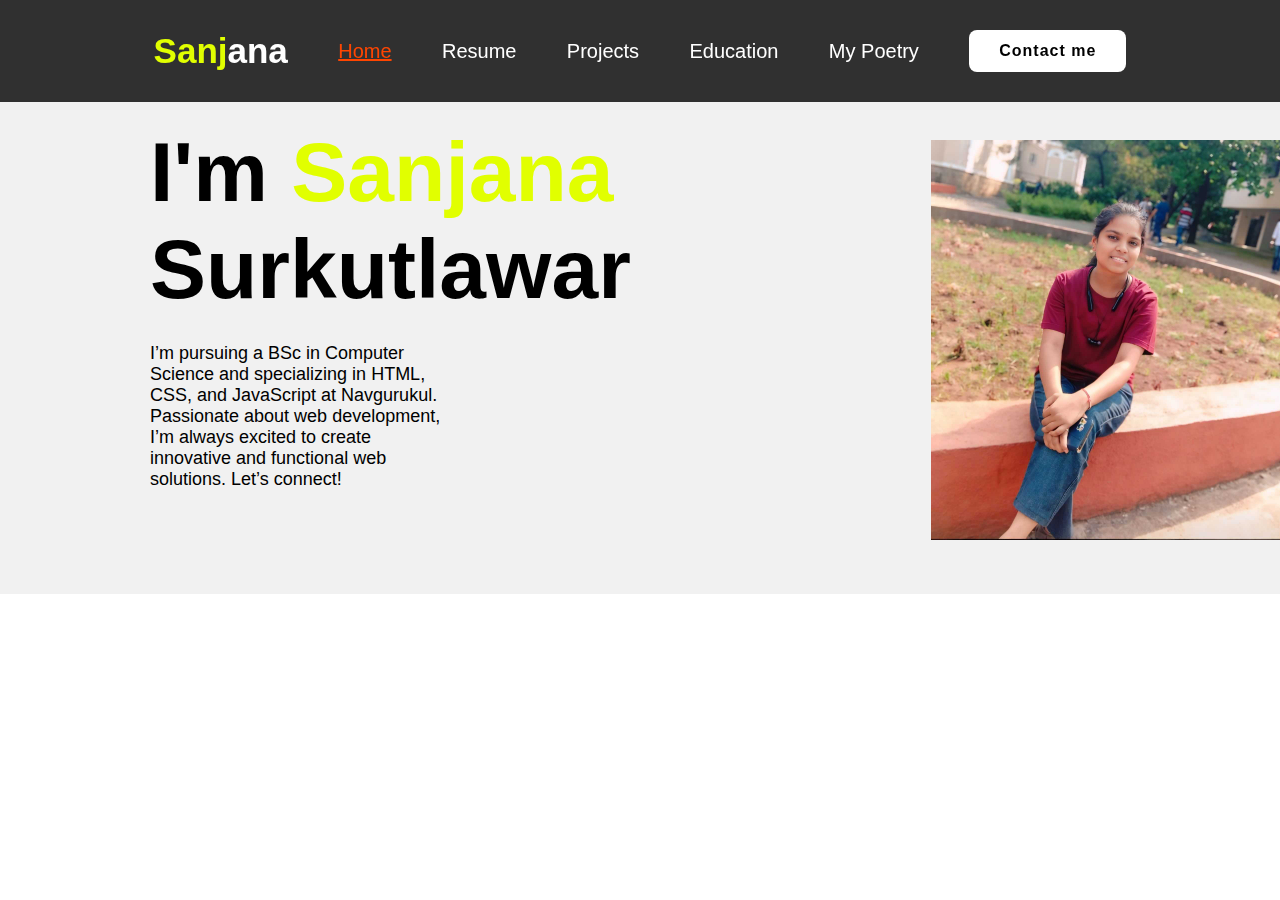
<file: portfoolio/index.html>
<!DOCTYPE html>
<html lang="en">
<head> 
    <meta charset="UTF-8">
    <meta name="viewport" content="width=device-width, initial-scale=1.0">
    <title>portfolio</title>
    <link rel="stylesheet" href="style.css">
</head>
<body>
    <header class="header">
        <a href="#"class="logo" style="font-size: 35px;"><span>Sanj</span>ana</a> 
        <a class="links portfolio" href="#">Home</a>
        <a class="links" href="https://drive.google.com/file/d/1i_HO-3vnQrMK_bW6nbQ-ULLj6csiCB9j/view?usp=sharing">Resume</a>
        <a href="project.html" class="links"  >Projects</a>
        <a class="links"href="education.html" >Education</a>
        <a href="project.html" class="links"  >My Poetry</a>
        <a href="contact.html" class="contact">Contact me</a>
    </header>
</header>

<section class="home">
    <div class="home-content">
        
        <h1>I'm <span>Sanjana<br></span>Surkutlawar</h1>

        <p>I’m pursuing a BSc in Computer Science and specializing in HTML, CSS, and JavaScript at Navgurukul.
        Passionate about web development, I’m always excited to create innovative and functional web solutions.
        Let’s connect!</p>
            
    </div>
    <div class="image-container">
        <img src="WhatsApp Image 2024-08-19 at 22.22.22_7da7eeff.jpg"  height="400px" alt="Sanjana Surkutlawar" class="profile-image">
    </div>
</section>
</body>
</html>
</file>
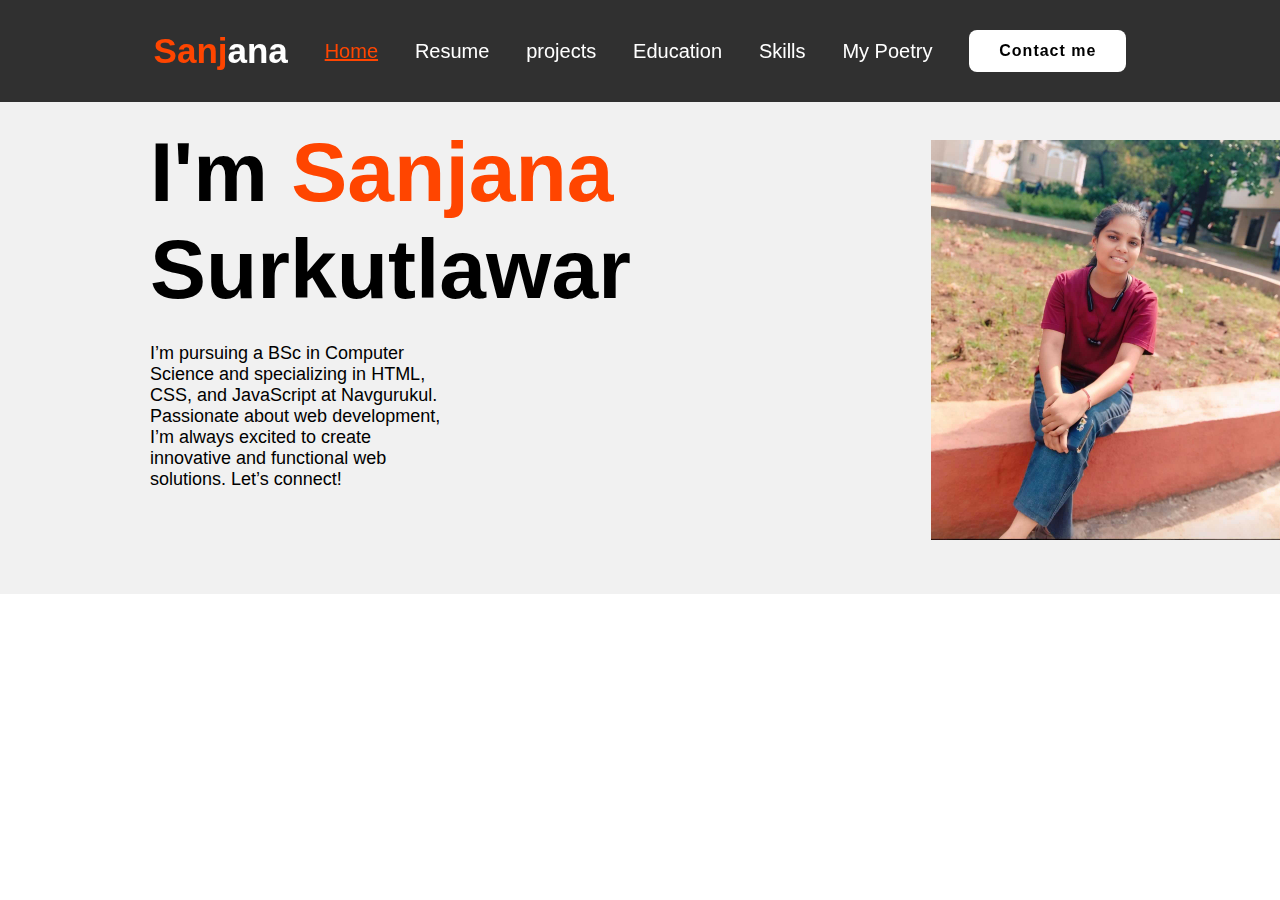
<file: portfoolio/portfoolio/index.html>
<!DOCTYPE html>
<html lang="en">
<head> 
    <meta charset="UTF-8">
    <meta name="viewport" content="width=device-width, initial-scale=1.0">
    <title>portfolio</title>
    <link rel="stylesheet" href="style.css">
</head>
<body>
    <header class="header">
        <a href="#"class="logo" style="font-size: 35px;"><span>Sanj</span>ana</a> 
        <a class="links portfolio" href="#">Home</a>
        <a class="links" href="https://drive.google.com/file/d/11zDOoGO5l0twTQqnan-JvinoFTn1mMjR/view?usp=sharing">Resume</a>
        <a href="project.html" class="links"  >projects</a>
        <a class="links"href="education.html" >Education</a>
        <a class="links"href="skill.html" >Skills</a>
        <a href="poetry.html" class="links">My Poetry</a>
        <a href="contact.html" class="contact">Contact me</a>
       
    </header>
</header>

<section class="home">
    <div class="home-content">
        
        <h1>I'm <span>Sanjana<br></span>Surkutlawar</h1>

        <p>I’m pursuing a BSc in Computer Science and specializing in HTML, CSS, and JavaScript at Navgurukul.
             Passionate about web development, I’m always excited to create innovative and functional web solutions. Let’s connect!

        </p>
            
    </div>
    <div class="image-container">
        <img src="WhatsApp Image 2024-08-19 at 22.22.22_7da7eeff.jpg"  height="400px" alt="Sanjana Surkutlawar" class="profile-image">
    </div>
</section>
</body>
</html>
</file>
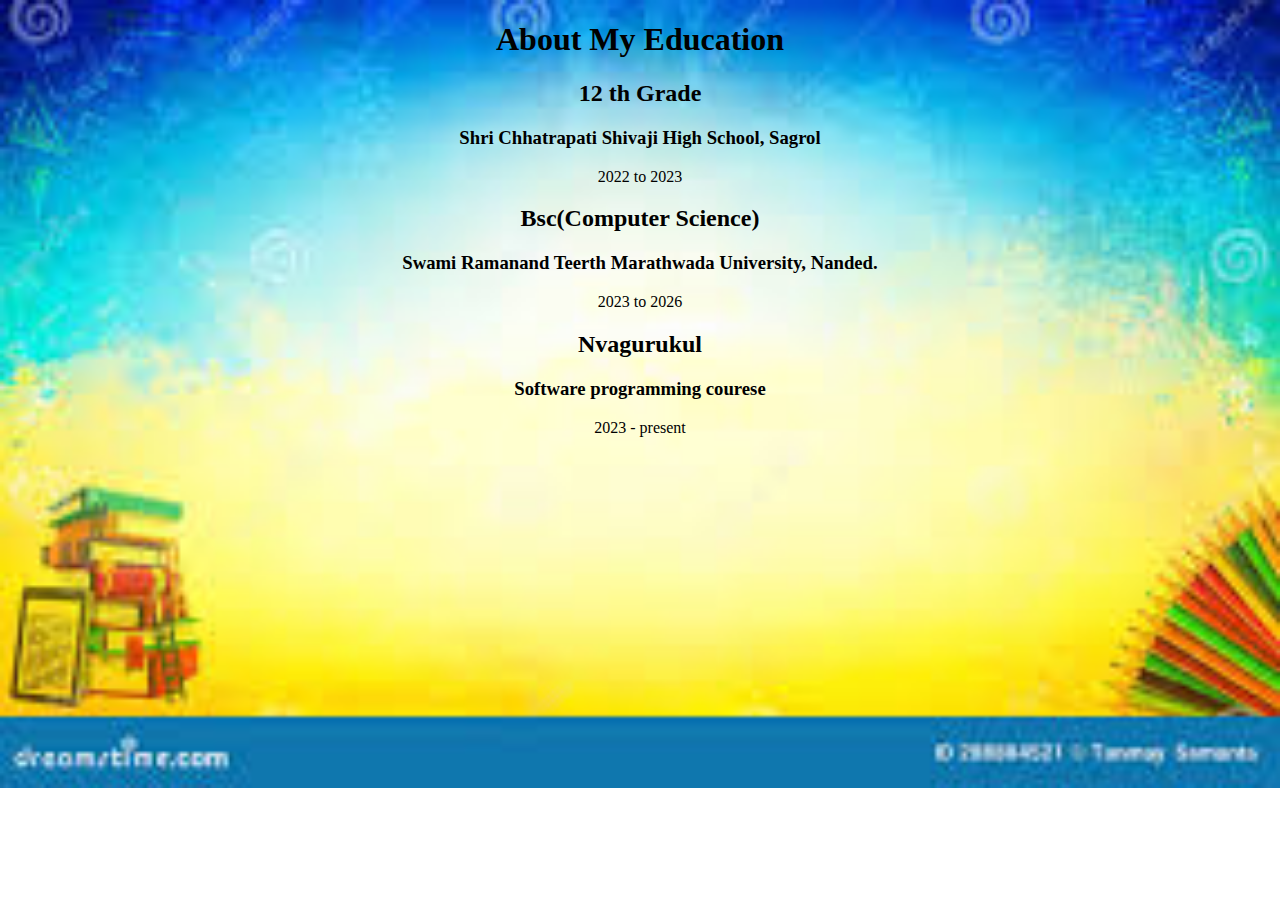
<file: portfoolio/education.html>
<!DOCTYPE html>
<html lang="en">
<head>
    <meta charset="UTF-8">
    <meta name="viewport" content="width=device-width, initial-scale=1.0">
    <title>Education</title>
    <link rel="stylesheet" href="education.css">
</head>
<body>
     <h1 align="center">About My Education</h1>
     <h2>12 th Grade</h2>
     <h3> Shri Chhatrapati Shivaji High School, Sagrol</h3>
     <p>2022 to 2023<p>

    <h2 align="center">Bsc(Computer Science)</h2>
    <h3 align="center">Swami Ramanand Teerth Marathwada University, Nanded.</h3>
    <p>2023 to 2026<p>

     <h2 align="center">Nvagurukul</h2>
     <h3 align="center">Software programming courese </h3>
     
     <p> 2023 -  present</p>
</body>
</html>
</file>
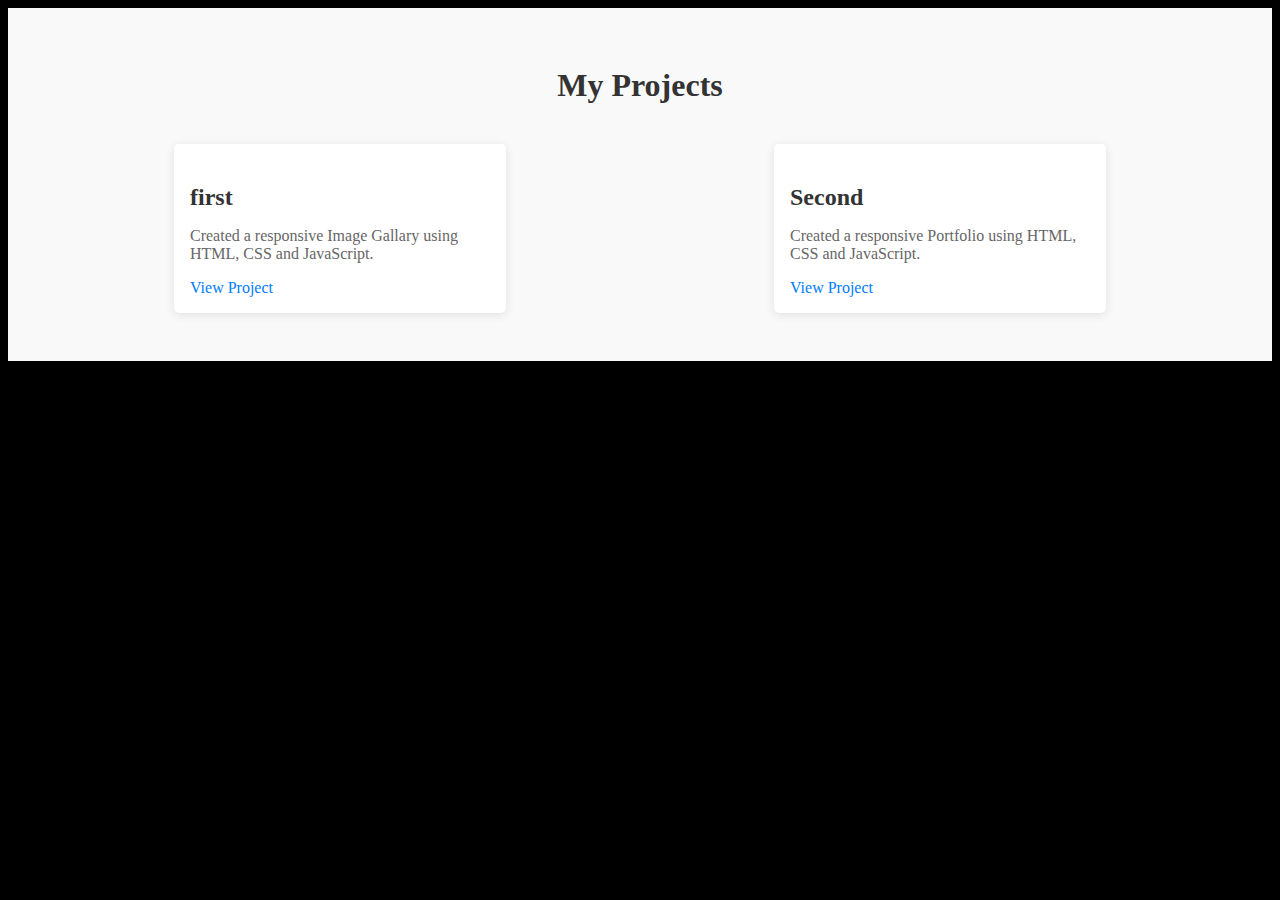
<file: portfoolio/project.html>
<!DOCTYPE html>
<html lang="en">
<head>
    <meta charset="UTF-8">
    <meta name="viewport" content="width=device-width, initial-scale=1.0">
    <title>Document</title>
    <link rel="stylesheet" href="./project.css">
</head>
<body>
    <!-- Projects Section -->
<section id="projects">
    <h2>My Projects</h2>
    <div class="projects-container">
        <!-- Project 1 -->
        <div class="project-item">
            <h3>first</h3>
            <p>Created a responsive Image Gallary  using HTML, CSS and JavaScript.</p>
            <a href="https://sanjana3520.github.io/Gallary-Image-1/" target="_blank">View Project</a>
            <!-- <a href="https://github.com/snehaMathpati/swiggy2" target="_blank">Source Code</a> -->
        </div>

        <!-- project-2 -->
        <div class="project-item">
            <h3>Second</h3>
            <p>Created a responsive Portfolio  using HTML, CSS and JavaScript.</p>
            <a href="https://sanjana3520.github.io/Portfolio/" target="_blank">View Project</a>
            <!-- <a href="https://github.com/snehaMathpati/swiggy2" target="_blank">Source Code</a> -->
        </div>

        
        
    </div>
</section>

</body>
</html>
</file>
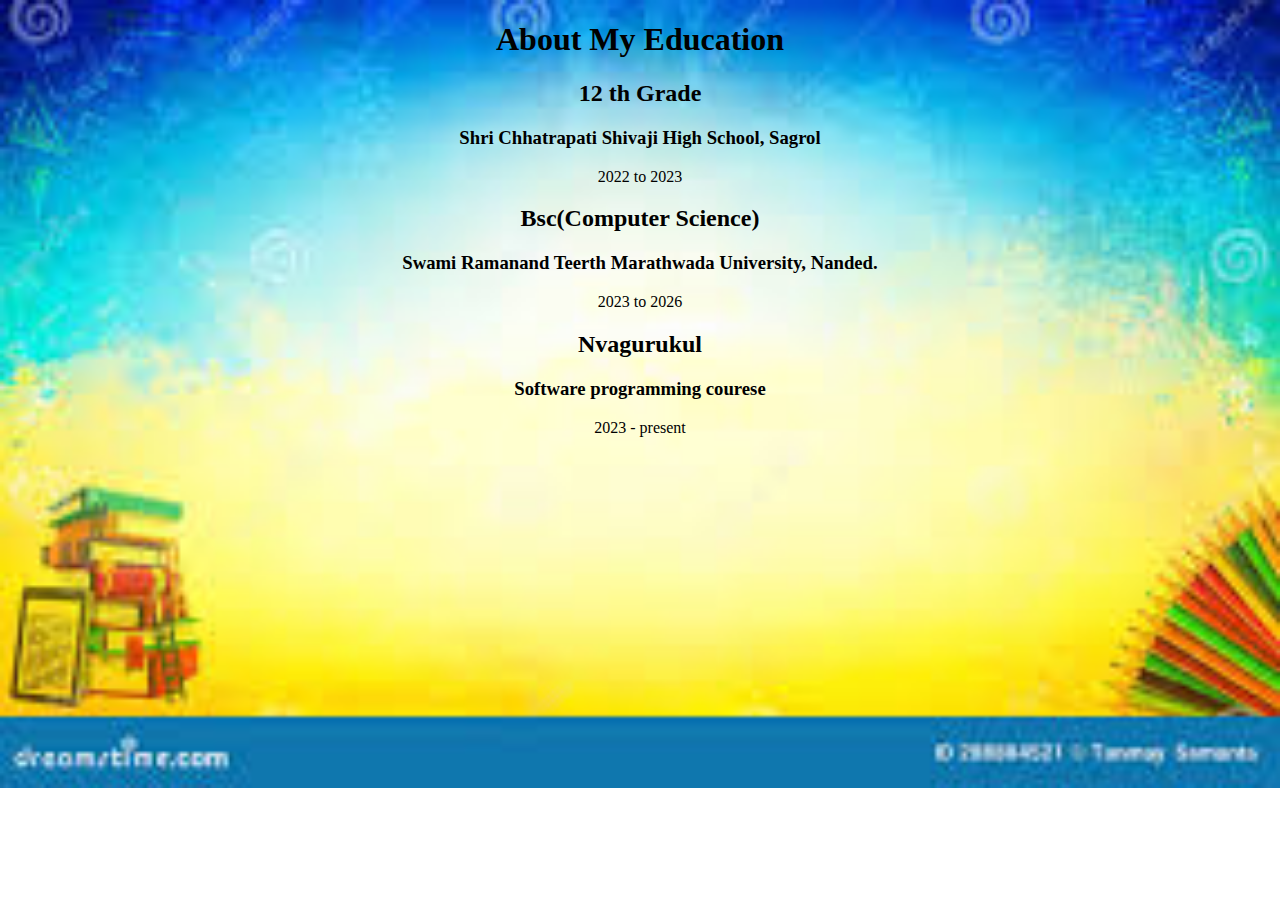
<file: portfoolio/portfoolio/education.html>
<!DOCTYPE html>
<html lang="en">
<head>
    <meta charset="UTF-8">
    <meta name="viewport" content="width=device-width, initial-scale=1.0">
    <title>Education</title>
    <link rel="stylesheet" href="education.css">
</head>
<body>
    <h1 align="center">About My Education</h1>
<h2>12 th Grade</h2>
<h3> Shri Chhatrapati Shivaji High School, Sagrol</h3>
<p>2022 to 2023<p>

    <h2 align="center">Bsc(Computer Science)</h2>
    <h3 align="center">Swami Ramanand Teerth Marathwada University, Nanded.</h3>
    <p>2023 to 2026<p>

     <h2 align="center">Nvagurukul</h2>
     <h3 align="center">Software programming courese </h3>
     <p> 2023 -  present</p>
</body>
</html>
</file>
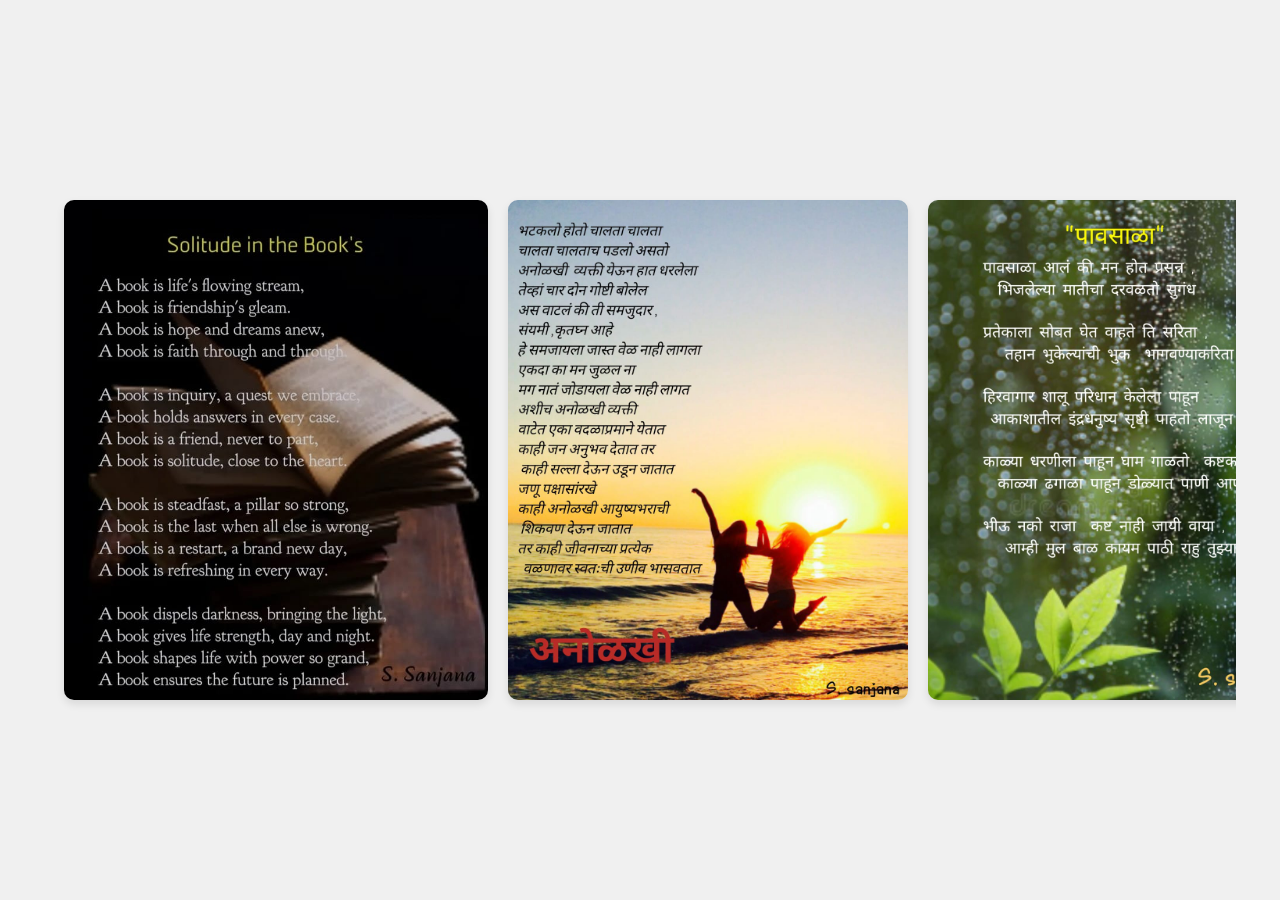
<file: portfoolio/portfoolio/poem.html>
<!DOCTYPE html>
<html lang="en">
<head>
    <meta charset="UTF-8">
    <meta name="viewport" content="width=device-width, initial-scale=1.0">
    <title>Document</title>
    <style>
        body {
            margin: 0;
            display: flex;
            justify-content: center;
            align-items: center;
            height: 100vh;
            background-color: #f0f0f0;
        }

        .image-container {
            display: flex;
            gap: 20px;
            overflow-x: auto; /* Enables horizontal scrolling */
            padding: 20px;
            max-width: 90vw; /* Limits the width of the container */
        }

        .image-container img {
            height: 500px;
            width: 700px;
            object-fit: cover; /* Ensures the image covers the entire area without distorting */
            border-radius: 10px;
            box-shadow: 0 4px 8px rgba(0, 0, 0, 0.1);
        }

        /* Optional: Hide scrollbar for a cleaner look */
        .image-container::-webkit-scrollbar {
            display: none;
        }

        .image-container {
            -ms-overflow-style: none;  /* IE and Edge */
            scrollbar-width: none;  /* Firefox */
        }
    </style>
</head>
<body>
    <div class="image-container">
        <img src="/Poem1.jpg" class="one">
        <img src="/poem2.jpg" class="two">
        <img src="/poem3.jpg" class="three">
        <img src="/poem4.jpg" class="four">
    </div>
</body>
</html>
</file>
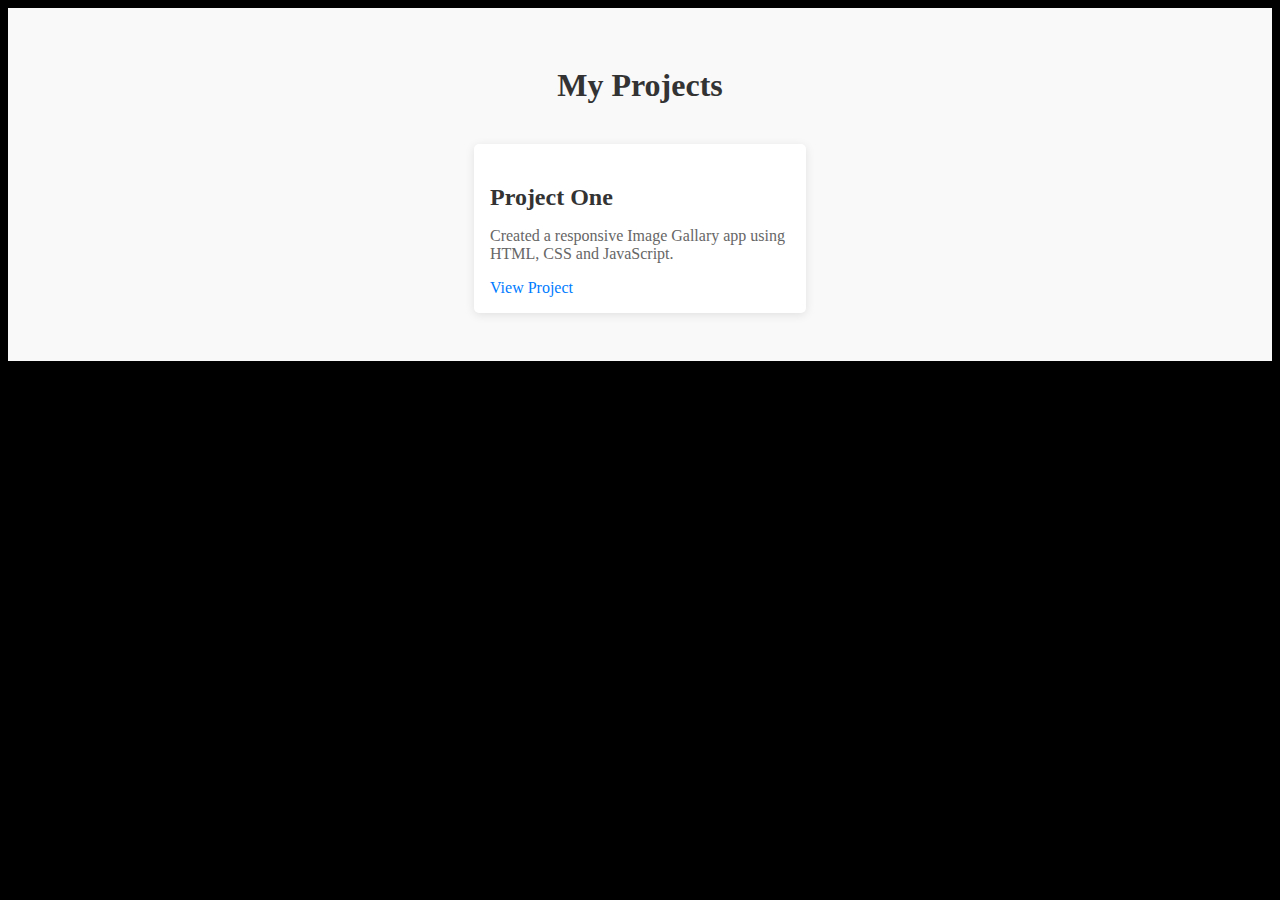
<file: portfoolio/portfoolio/project.html>
<!DOCTYPE html>
<html lang="en">
<head>
    <meta charset="UTF-8">
    <meta name="viewport" content="width=device-width, initial-scale=1.0">
    <title>Document</title>
    <link rel="stylesheet" href="./project.css">
</head>
<body>
    <!-- Projects Section -->
<section id="projects">
    <h2>My Projects</h2>
    <div class="projects-container">
        <!-- Project 1 -->
        <div class="project-item">
            <h3>Project One</h3>
            <p>Created a responsive Image Gallary app using HTML, CSS and JavaScript.</p>
            <a href="https://sanjana3520.github.io/Gallary-Image-1/" target="_blank">View Project</a>
            <!-- <a href="https://github.com/snehaMathpati/swiggy2" target="_blank">Source Code</a> -->
        </div>

        
        
    </div>
</section>

</body>
</html>
</file>
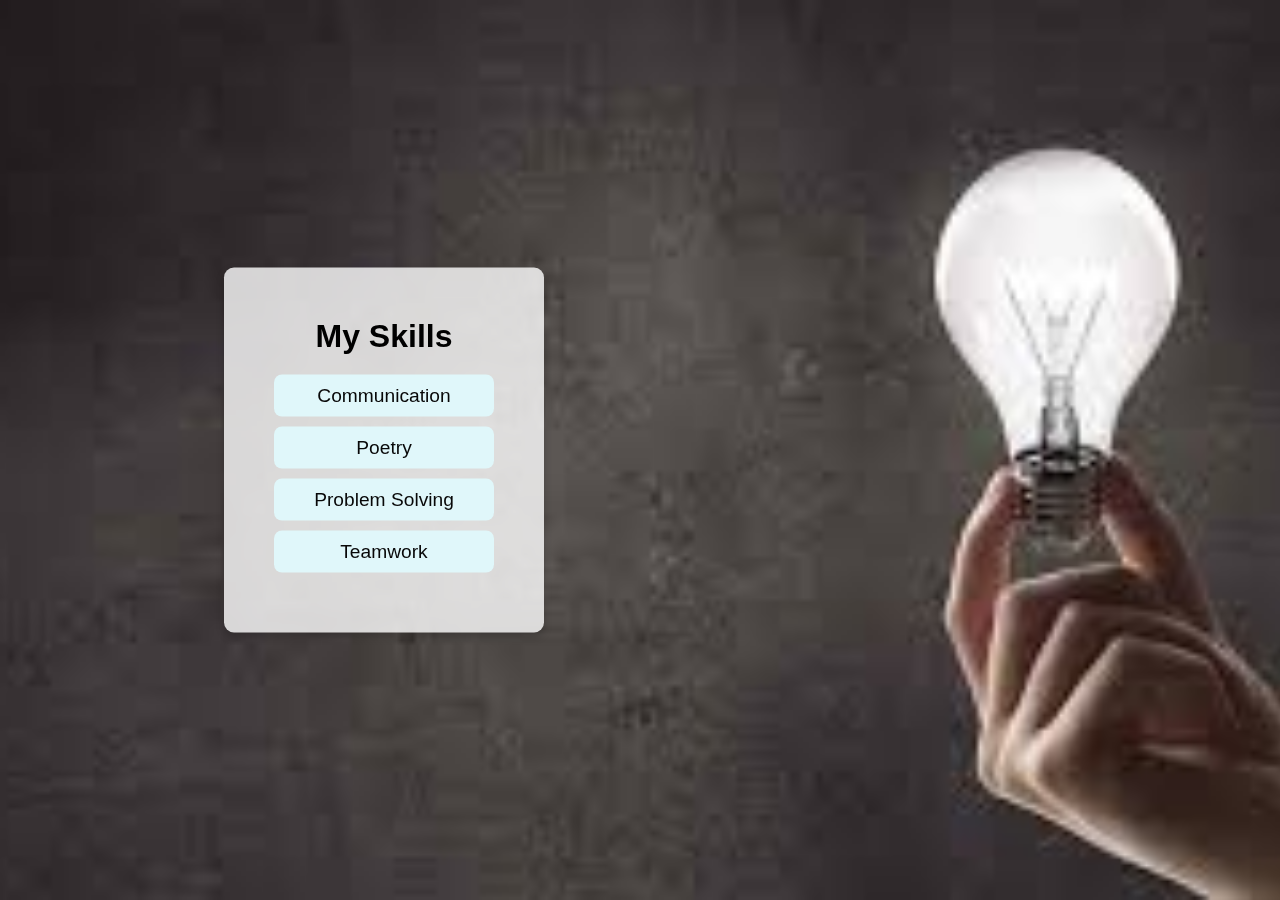
<file: portfoolio/portfoolio/skill.html>
<!DOCTYPE html>
<html lang="en">
<head>
    <meta charset="UTF-8">
    <meta name="viewport" content="width=device-width, initial-scale=1.0">
    <title>Skills</title>
    <style>
        *{
            margin: 0;
            padding: 0;
        }
        /* Ensure the background covers the whole page */
        html, body {
            /* height: 100%; */
            margin: 0;
            padding: 0;
            font-family: Arial, sans-serif;
            /* background-color: #f0f8ff; Light blue background */
            color: #333;
            background-image: url(/s.jpeg);
            background-size: cover; /* Ensures the background image covers the whole page */
            background-repeat: no-repeat; /* Prevents the background image from repeating */
            background-position: center; /* Centers the background image */
            /* margin-left: 500px; */
            background-image: fixed;
            background-size: cover;
            background-attachment: fixed; /* This fixes the background image */
}

        

.skills-section {
    padding: 50px;
    text-align: center;
    position: fixed; /* Fixes the position of the skills section */
    top: 50%; /* Aligns the section vertically in the center */
    left: 30%; /* Aligns the section horizontally in the center */
    transform: translate(-50%, -50%); /* Centers the section */
    background-color: rgba(255, 255, 255, 0.8); /* Optional: Adds a semi-transparent background */
    border-radius: 10px; /* Optional: Adds rounded corners */
    box-shadow: 0 4px 8px rgba(0, 0, 0, 0.2); 
    margin-right: 1000px;
        }

    .skills-section h2 {
            font-size: 2rem;
            margin-bottom: 20px;
        }

        .skills-list {
            list-style-type: none;
            padding: 0;
            margin: 0;
        }

        .skill-item {
            font-size: 1.2rem;
            margin: 10px 0;
            padding: 10px;
            border-radius: 8px;
            background-color: #e0f7fa; /* Light cyan background for skills */
            color: #080808; /* Dark cyan text color */
            width: 200px;
            margin-left: auto;
            margin-right: auto;
            transition: background-color 0.3s ease;
        }

        .skill-item:hover {
            background-color:crimson ; /* Lighter cyan on hover */
        }
    </style>
</head>
<body>
    <section class="skills-section">
        <h2 style="color:black;">My Skills</h2>
        <ul class="skills-list">
            <li class="skill-item">Communication</li>
            <li class="skill-item">Poetry</li>
            <li class="skill-item">Problem Solving</li>
            <li class="skill-item">Teamwork</li>
        </ul>
    </section>
</body>
</html>
</file>
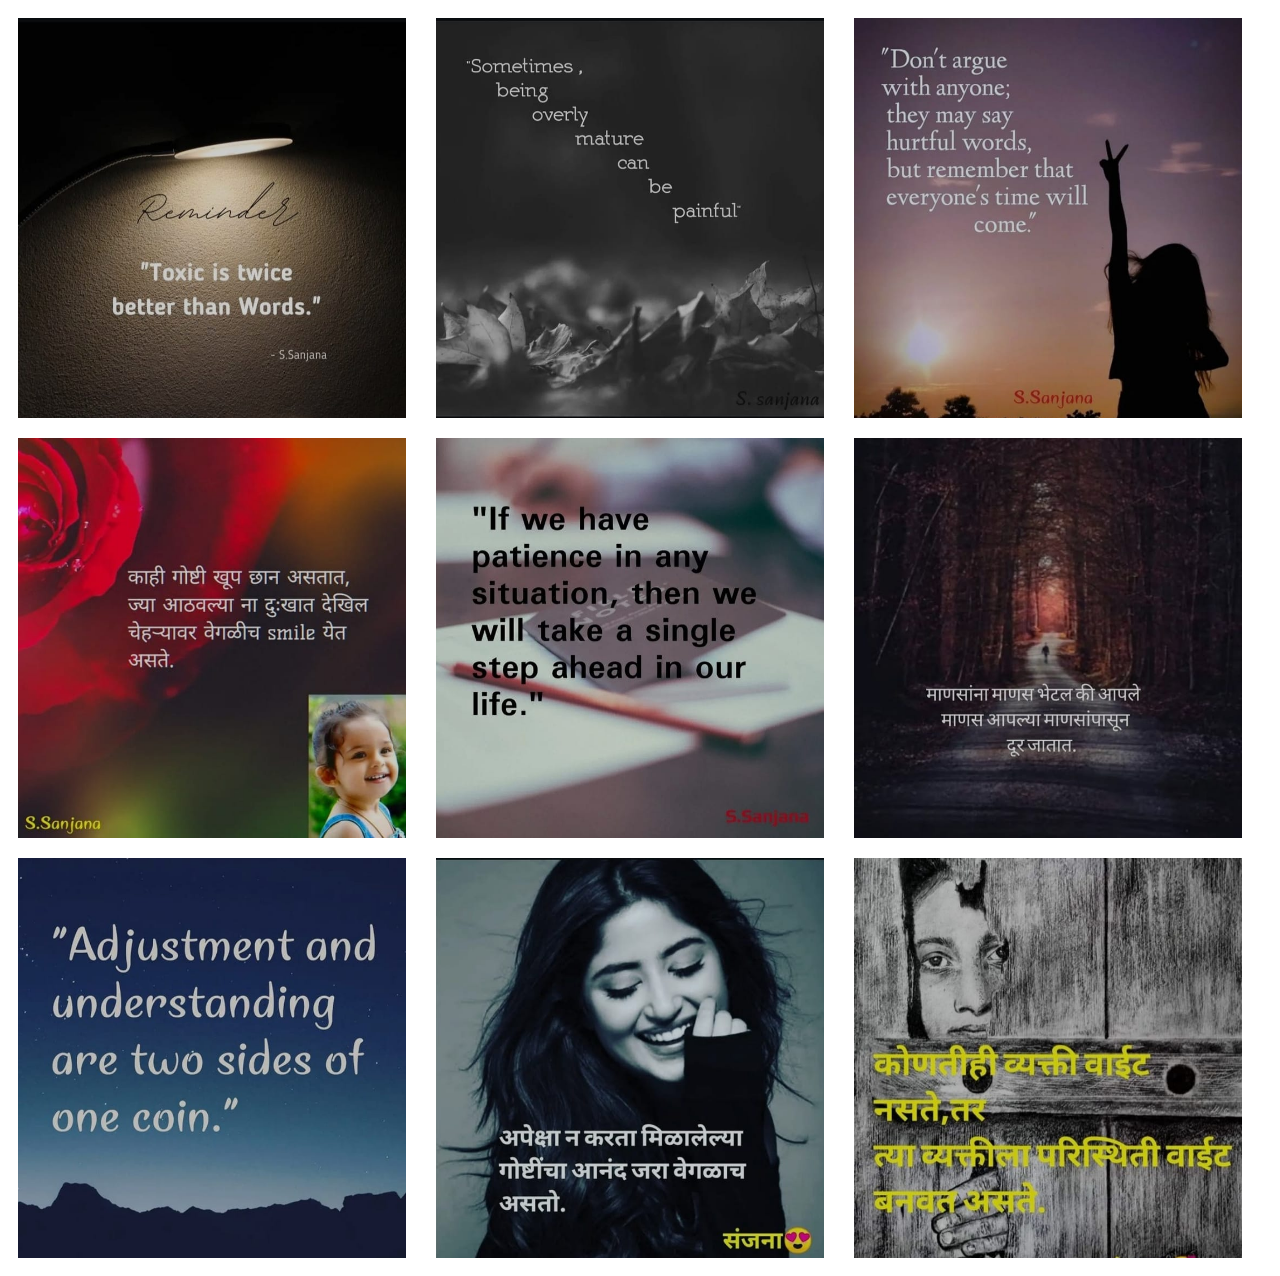
<file: portfoolio/portfoolio/thought.html>
<!DOCTYPE html>
<html lang="en">
<head>
    <meta charset="UTF-8">
    <meta name="viewport" content="width=device-width, initial-scale=1.0">
    <title>Document</title>
    <style>
        .gallery {
            display: grid;
            grid-template-columns: repeat(3, 1fr); /* Create 3 columns */
            grid-gap: 10px; /* Space between images */
            padding: 10px;
        }
        .gallery1 {
            display: grid;
            grid-template-columns: repeat(3, 1fr); /* Create 3 columns */
            grid-gap: 10px; /* Space between images */
            padding: 10px;
        }
        .gallery2 {
            display: grid;
            grid-template-columns: repeat(3, 1fr); /* Create 3 columns */
            grid-gap: 10px; /* Space between images */
            padding: 10px;
        }
        .gallery img {
            height: 400px; /* Set height for each image */
            width: 95%; /* Make images responsive to the container */
            object-fit: cover; /* Make sure images cover the box */
        }
        .gallery1 img {
            height: 400px; /* Set height for each image */
            width: 95%; /* Make images responsive to the container */
            object-fit: cover; /* Make sure images cover the box */
        }
        .gallery2 img {
            height: 400px; /* Set height for each image */
            width: 95%; /* Make images responsive to the container */
            object-fit: cover; /* Make sure images cover the box */
        }
        .nav-buttons {
            margin: 20px 0;
            text-align: center;
        }
        .nav-buttons button {
            padding: 10px 20px;
            margin: 0 10px;
            border: none;
            background-color: #007BFF;
            color: white;
            font-size: 16px;
            cursor: pointer;
        }
        .nav-buttons button:hover {
            background-color: #0056b3;
        }
    </style>
</head>
<body>
    <div class="gallery">
        <img src="sanja1.jpg" alt="Thought 4">
        <img src="sanjaa2.jpg" alt="Thought 2">
        <img src="sanjaa4.jpg" alt="Thought 1">
    </div>
    <div class="gallery1">
        <img src="sanjaa5.jpg" alt="Thought 4">
        <img src="sanjaa3.jpg" alt="Thought 5">
        <img src="sanjaa6.jpg" alt="Thought 6">
    </div>
    <div class="gallery2">
        <img src="sanjaa7.jpg" alt="Thought 7">
        <img src="sanjaa8.jpg" alt="Thought 8">
        <img src="sanjaa9.jpg" alt="Thought 9">
    </div>
    </div>
    

</body>
</html>
</file>
<file: portfoolio/style.css>
*{
    margin: 0;
    padding: 0;
    box-sizing: border-box;
    font-family: 'poppins',sans-serif;
    text-decoration: none;
    list-style: none;
    /* background-color: black; */
    
}
.header{
    position: fixed;
    top: 0;
    left: 0;
    width: 100%;
    padding: 30px 12%;
    background:rgba(0, 0, 0, 0.8);
    backdrop-filter:blur(10px);
    display: flex;
    justify-content:space-between;
    align-items:center;
    z-index: 100;
    transition: 0.3s ease;
}
.logo{
    font-size: 35px;
    color:white;
    font-weight: 600;
    transition: 0.3s ease;
    margin-top: 0;

}
.logo:hover{
    color:rgb(229, 255, 0);
    text-shadow:0 0 25px rgb(221, 255, 0),
                0 0 50px orangered;
    transform: scale(1.1);               
}
span{
    color: rgb(225, 255, 0);
}
.navbar a{
    font-size: 18px;
    color: white;
    font-weight: 500;
    margin: 0 20px;
    border-bottom: 3px solid transparent;
    transition: 0.3s ease;

} 
.navbar a:hover,
.navbar a.active{
    color: orangered;
    border-bottom: 3px solid orangered;
}
.contact{
    padding: 10px 28px;
    background-color: white;
    color: black;
    border: 2px solid transparent;
    border-radius: 8px;
    font-size: 16px;
    letter-spacing: 1px;
    font-weight: 600;
    transition: 0.3s ease;
}
.contact:hover{
    background-color: orangered;
    /* box-shadow: 0 0 25px orangered; */
    color: white;     
}
.home{
    /* width: 100%;
    min-height: 50vh; */
    background:rgb(241, 241, 241);
    display: flex;
    align-items: center;
    position: relative;
    top: 0px;
    /* gap: 7em; */
    padding: 50px;
}
.home-content{
    font-size: 42px;
    margin-left: 100px;
    margin-top: 50px;
    
}
.home-content2{
    font-size: 35px;
}
.home-content p{
    width: 300px;
    font-size: 18px;
    margin: 25px 0 30px;
}
.btn-1:hover{
        background-color: orangered;
        /* box-shadow: 0 0 25px orangered; */
        color: white;     
}
.btn-1{
    padding: 5px 15px;
    border-radius: 3px;
    /* border: none; */
}
.about-content p{
    color: white;
    font-size: 20px;
    margin: 2em 0 3em;
}
.links{
    color: white;
    text-decoration: none;
    font-size: 20px;
}

.links:hover{
    text-decoration: underline;
    color: orangered;
}
.portfolio{
    color: orangered;
    text-decoration: underline;
}
.profile-image{
    margin-left: 300px;
    /* background: center; */
    margin-top: 90px;

}
/* .home-content{
    margin-top: 50px;
} */
</file>
<file: portfoolio/portfoolio/style.css>
*{
    margin: 0;
    padding: 0;
    box-sizing: border-box;
    font-family: 'poppins',sans-serif;
    text-decoration: none;
    list-style: none;
    /* background-image: url(background.jpg); */
    
}
.header{
    position: fixed;
    top: 0;
    left: 0;
    width: 100%;
    padding: 30px 12%;
    background:rgba(0, 0, 0, 0.8);
    backdrop-filter:blur(10px);
    display: flex;
    justify-content:space-between;
    align-items:center;
    z-index: 100;
    transition: 0.3s ease;
}
.logo{
    font-size: 35px;
    color:white;
    font-weight: 600;
    transition: 0.3s ease;
    margin-top: 0;

}
.logo:hover{
    color:orangered;
    text-shadow:0 0 25px orangered,
                0 0 50px orangered;
    transform: scale(1.1);               
}
span{
    color: orangered;
}
.navbar a{
    font-size: 18px;
    color: white;
    font-weight: 500;
    margin: 0 20px;
    border-bottom: 3px solid transparent;
    transition: 0.3s ease;

} 
.navbar a:hover,
.navbar a.active{
    color: orangered;
    border-bottom: 3px solid orangered;
}
.contact{
    padding: 10px 28px;
    background-color: white;
    color: black;
    border: 2px solid transparent;
    border-radius: 8px;
    font-size: 16px;
    letter-spacing: 1px;
    font-weight: 600;
    transition: 0.3s ease;
}
.contact:hover{
    background-color: orangered;
    /* box-shadow: 0 0 25px orangered; */
    color: white;     
}
.home{
    /* width: 100%;
    min-height: 50vh; */
    background:rgb(241, 241, 241);
    display: flex;
    align-items: center;
    position: relative;
    top: 0px;
    /* gap: 7em; */
    padding: 50px;
}
.home-content{
    font-size: 42px;
    margin-left: 100px;
    margin-top: 50px;
    
}
.home-content2{
    font-size: 35px;
}
.home-content p{
    width: 300px;
    font-size: 18px;
    margin: 25px 0 30px;
}
.btn-1:hover{
        background-color: orangered;
        /* box-shadow: 0 0 25px orangered; */
        color: white;     
}
.btn-1{
    padding: 5px 15px;
    border-radius: 3px;
    /* border: none; */
}
.about-content p{
    color: white;
    font-size: 20px;
    margin: 2em 0 3em;
}
.links{
    color: white;
    text-decoration: none;
    font-size: 20px;
}

.links:hover{
    text-decoration: underline;
    color: orangered;
}
.portfolio{
    color: orangered;
    text-decoration: underline;
}
.profile-image{
    margin-left: 300px;
    /* background: center; */
    margin-top: 90px;

}
/* .home-content{
    margin-top: 50px;
} */
</file>
<file: portfoolio/education.css>
body{
    background-image: url(images.jpeg); 
    background-repeat: no-repeat;
    background-size: cover;
    align-items: center;
    text-align: center;
 }
</file>
<file: portfoolio/project.css>
/* Projects Section */
body{
background-color: black;
}
#projects {
    padding: 2rem;
    background-color: #f9f9f9;
    text-align: center;
}

#projects h2 {
    font-size: 2rem;
    margin-bottom: 1.5rem;
    color: #333;
}

.projects-container {
    display: flex;
    flex-wrap: wrap;
    justify-content: space-around;
}

.project-item {
    background-color: #fff;
    padding: 1rem;
    margin: 1rem;
    border-radius: 5px;
    box-shadow: 0 2px 10px rgba(0, 0, 0, 0.1);
    width: 300px;
    text-align: left;
}

.project-item h3 {
    font-size: 1.5rem;
    margin-bottom: 0.5rem;
    color: #333;
}

.project-item p {
    font-size: 1rem;
    color: #666;
    margin-bottom: 1rem;
}

.project-item a {
    display: inline-block;
    margin-right: 1rem;
    color: #007bff;
    text-decoration: none;
}

.project-item a:hover {
    text-decoration: underline;
}
</file>
<file: portfoolio/portfoolio/education.css>
body{
    background-image: url(images.jpeg); 
    background-repeat: no-repeat;
    background-size: cover;
    align-items: center;
    text-align: center;
 }
</file>
<file: portfoolio/portfoolio/project.css>
/* Projects Section */
body{
background-color: black;
}
#projects {
    padding: 2rem;
    background-color: #f9f9f9;
    text-align: center;
}

#projects h2 {
    font-size: 2rem;
    margin-bottom: 1.5rem;
    color: #333;
}

.projects-container {
    display: flex;
    flex-wrap: wrap;
    justify-content: space-around;
}

.project-item {
    background-color: #fff;
    padding: 1rem;
    margin: 1rem;
    border-radius: 5px;
    box-shadow: 0 2px 10px rgba(0, 0, 0, 0.1);
    width: 300px;
    text-align: left;
}

.project-item h3 {
    font-size: 1.5rem;
    margin-bottom: 0.5rem;
    color: #333;
}

.project-item p {
    font-size: 1rem;
    color: #666;
    margin-bottom: 1rem;
}

.project-item a {
    display: inline-block;
    margin-right: 1rem;
    color: #007bff;
    text-decoration: none;
}

.project-item a:hover {
    text-decoration: underline;
}
</file>
